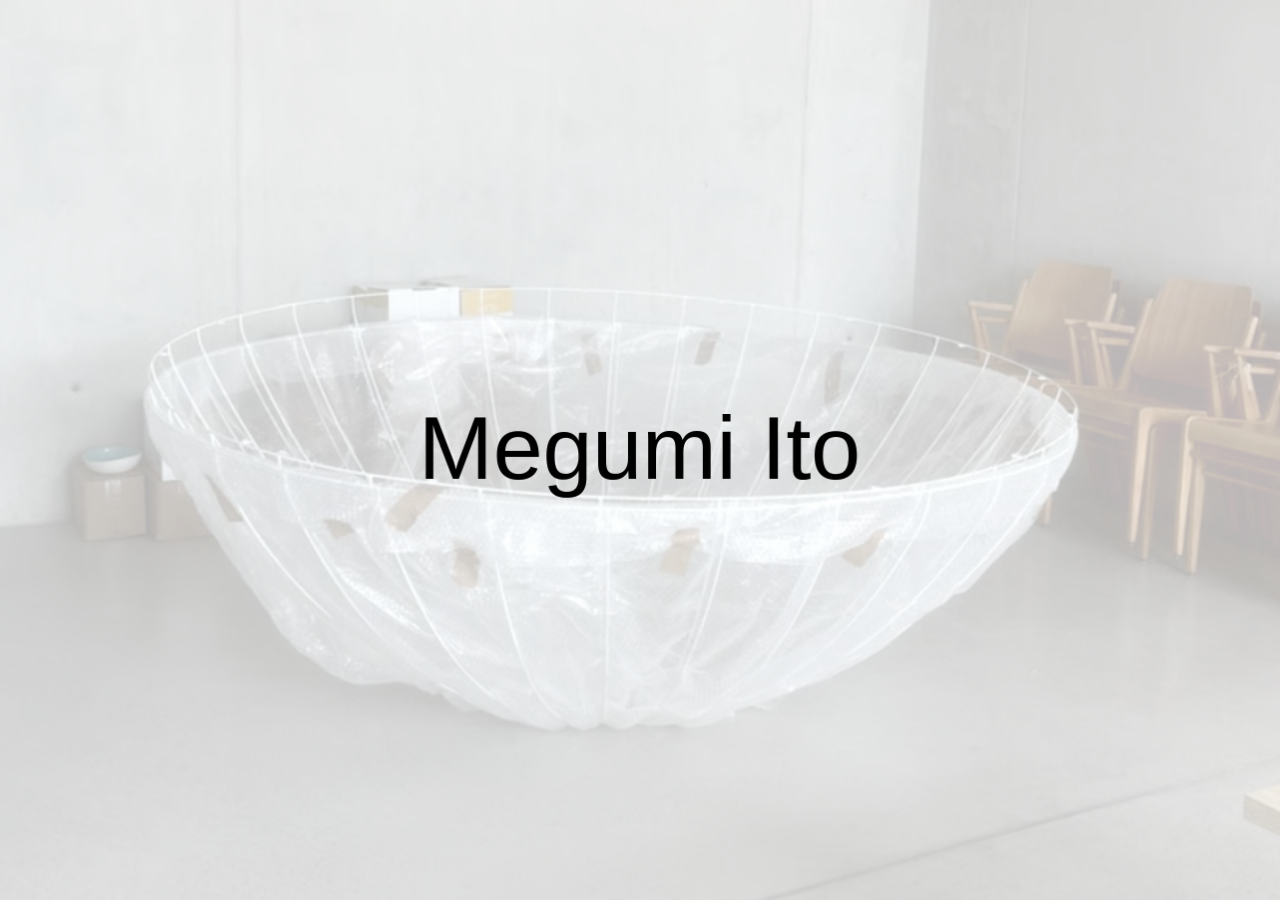
<file: index.html>
<!DOCTYPE html>
<html lang="en">
<head>
    <meta charset="UTF-8">
    <meta name="viewport" content="width=device-width, initial-scale=1.0">
    <title>Megumi Ito</title>
    <!-- Front door for GitHub Pages: sends visitors straight to the real home page. -->
    <meta http-equiv="refresh" content="0; url=code/main.html">
    <link rel="canonical" href="code/main.html">
    <script>
        window.location.replace("code/main.html");
    </script>
</head>
<body>
    <p><a href="code/main.html">Megumi Ito</a></p>
</body>
</html>
</file>
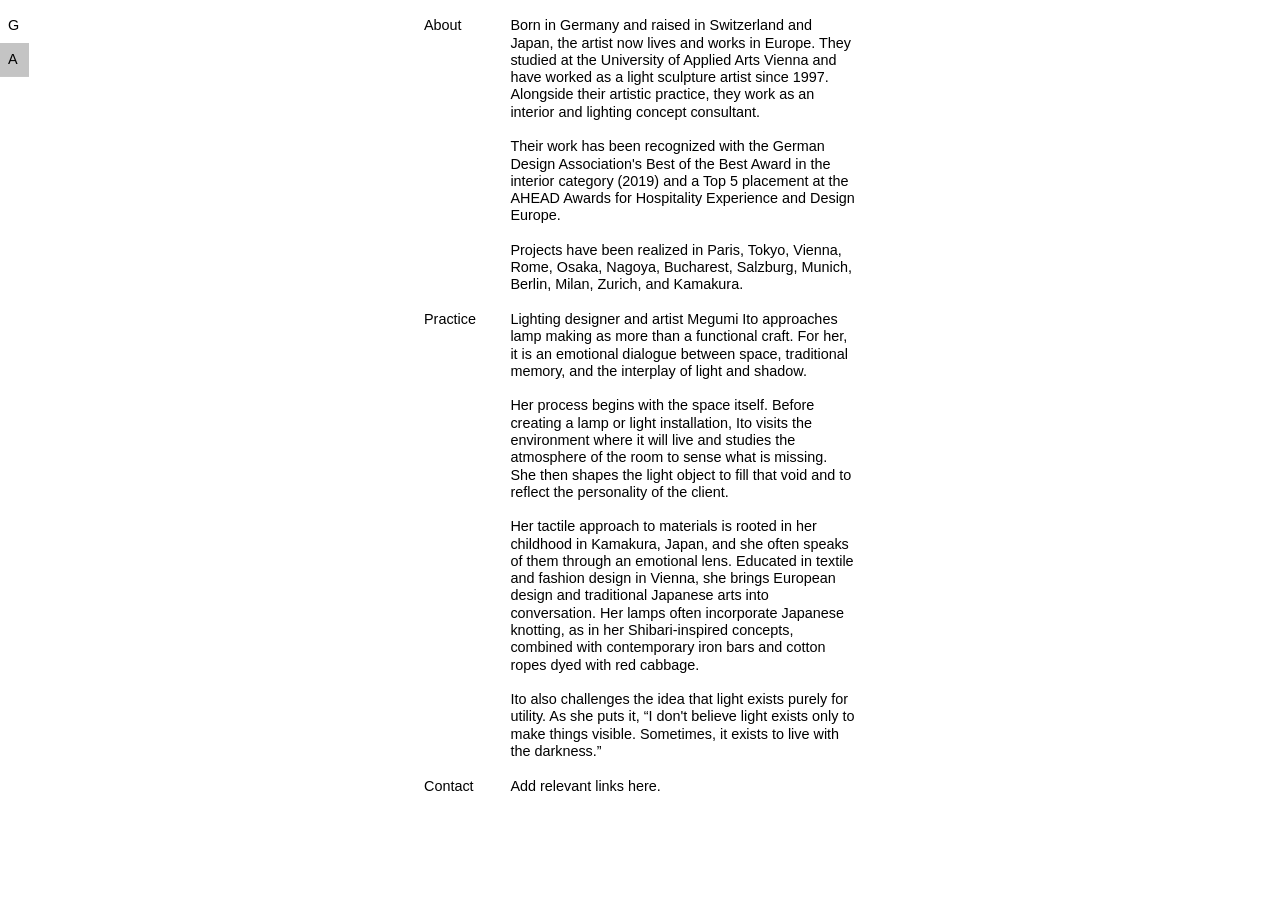
<file: code/about.html>
<!DOCTYPE html>
<html lang="en">
<head>
    <meta charset="UTF-8">
    <meta name="viewport" content="width=device-width, initial-scale=1.0">
    <title>About | Megumi Ito</title>
    <link rel="stylesheet" href="../style/beauty.css">
</head>
<body class="subpage about-page">
    <div class="middle-bar">
        <nav class="site-nav" aria-label="Main navigation">
            <a href="./main.html">Home</a>
            <a href="./projects.html">Projects</a>
            <a href="./gallery.html">Gallery</a>
            <a class="active" href="./about.html" aria-current="page">About</a>
        </nav>
    </div>
    <main class="page-content about-content">
        <div class="about-sections">
            <div class="about-row">
                <h2 class="about-label">About</h2>
                <div class="about-text">
                    <p>Born in Germany and raised in Switzerland and Japan, the artist now lives and works in Europe. They studied at the University of Applied Arts Vienna and have worked as a light sculpture artist since 1997. Alongside their artistic practice, they work as an interior and lighting concept consultant.</p>           
                    <p>Their work has been recognized with the German Design Association's Best of the Best Award in the interior category (2019) and a Top 5 placement at the AHEAD Awards for Hospitality Experience and Design Europe.</p>
                    <p>Projects have been realized in Paris, Tokyo, Vienna, Rome, Osaka, Nagoya, Bucharest, Salzburg, Munich, Berlin, Milan, Zurich, and Kamakura.</p>
                </div>
            </div>
            <div class="about-row">
                <h2 class="about-label">Practice</h2>
                <div class="about-text">
                    <p>Lighting designer and artist Megumi Ito approaches lamp making as more than a functional craft. For her, it is an emotional dialogue between space, traditional memory, and the interplay of light and shadow.</p>
                    <p>Her process begins with the space itself. Before creating a lamp or light installation, Ito visits the environment where it will live and studies the atmosphere of the room to sense what is missing. She then shapes the light object to fill that void and to reflect the personality of the client.</p>
                    <p>Her tactile approach to materials is rooted in her childhood in Kamakura, Japan, and she often speaks of them through an emotional lens. Educated in textile and fashion design in Vienna, she brings European design and traditional Japanese arts into conversation. Her lamps often incorporate Japanese knotting, as in her Shibari-inspired concepts, combined with contemporary iron bars and cotton ropes dyed with red cabbage.</p>
                    <p>Ito also challenges the idea that light exists purely for utility. As she puts it, “I don't believe light exists only to make things visible. Sometimes, it exists to live with the darkness.”</p>
                </div>
            </div>
            <div id="contact" class="about-row">
                <h2 class="about-label">Contact</h2>
                <div class="about-text">
                    <p>Add relevant links here.</p>
                </div>
            </div>
        </div>
    </main>

    <script src="../script/nav.js"></script>
    <script src="../script/click-sound.js"></script>
</body>
</html>
</file>
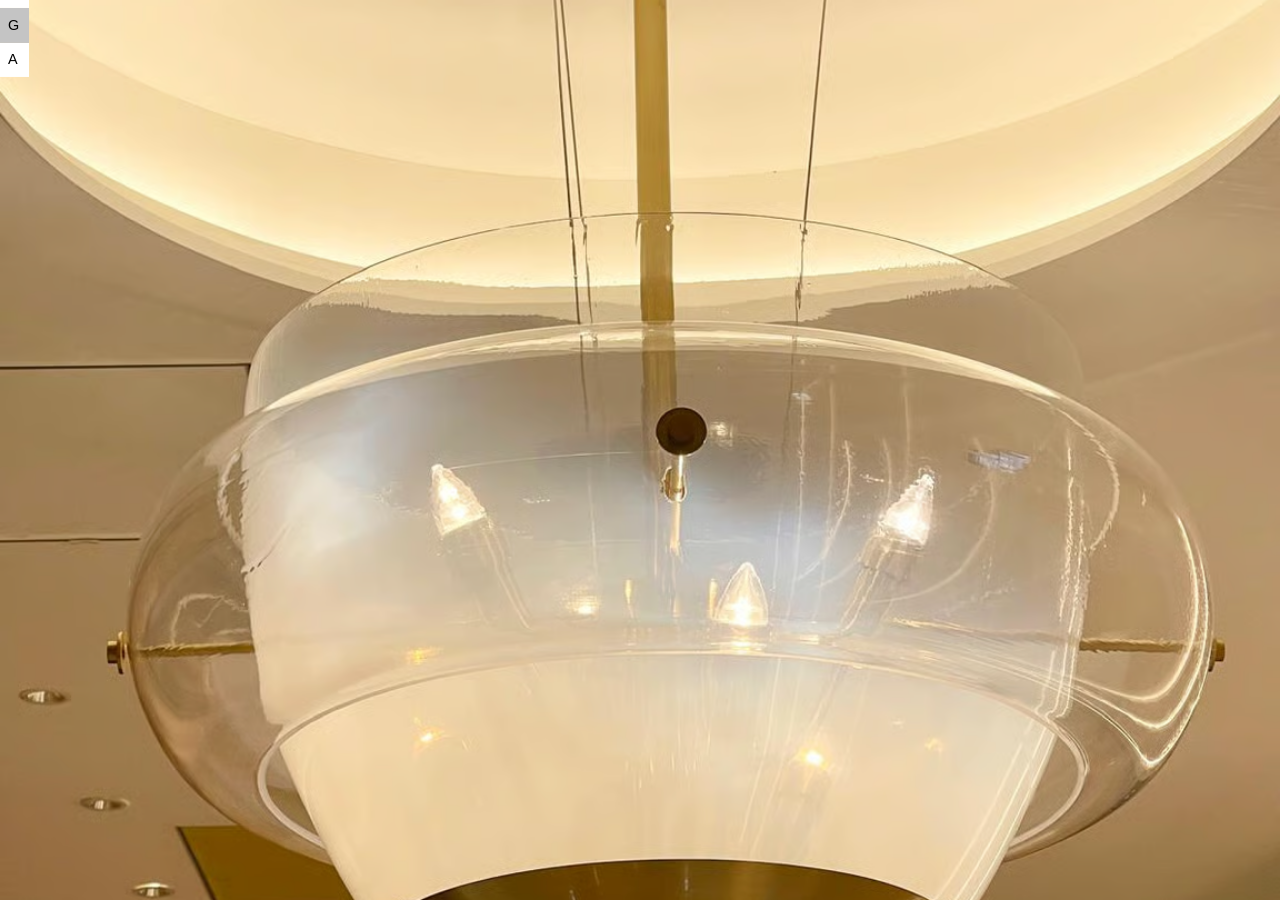
<file: code/gallery.html>
<!DOCTYPE html>
<html lang="en">
<head>
    <meta charset="UTF-8">
    <meta name="viewport" content="width=device-width, initial-scale=1.0">
    <title>Gallery | Megumi Ito</title>
    <link rel="stylesheet" href="../style/beauty.css">
</head>
<body class="subpage gallery-page">
    <div class="middle-bar">
        <nav class="site-nav" aria-label="Main navigation">
            <a href="./main.html">Home</a>
            <a href="./projects.html">Projects</a>
            <a class="active" href="./gallery.html" aria-current="page">Gallery</a>
            <a href="./about.html">About</a>
        </nav>
    </div>
    <main class="page-content gallery-content">
        <div class="image-grid" aria-label="Image gallery"> <!-- Creates the background image grid. -->
            <!-- Ordered from the lightest photo to the darkest (average brightness 0-255 in the comments). -->
            <img src="../images/final/Screenshot%202026-10-23%20at%2014.10.54.png" alt="Gallery image 1" data-title="Vestibül - Sculptural light meets architecture"> <!-- brightness 170 -->
            <img src="../images/final/cf5b7a26-b522-48e4-9db1-8999bc7261c7.jpg.avif" alt="Gallery image 2" data-title="Sacher - Timeless elegance through illumination"> <!-- brightness 160 -->
            <img src="../images/final/5b8403d8-5877-4886-ad22-3975bc2382e2.jpg.avif" alt="Gallery image 3" data-title="Newton in Paris - Light transforms spatial perception"> <!-- brightness 159 -->
            <img src="../images/final/274ac719-6ed9-4157-9a83-07de1e9dd408.jpg.avif" alt="Gallery image 4" data-title="Wajima Lacquerware Lamp - Traditional lacquer meets contemporary light"> <!-- brightness 157 -->
            <img src="../images/final/17fd0ef4-4cd9-40e0-9319-35e0664caf5b.png.avif" alt="Gallery image 5" data-title="Sacher - Timeless elegance through illumination"> <!-- brightness 145 -->
            <img src="../images/final/be253a09-65df-472b-b89b-e6f231e03481.jpg.avif" alt="Gallery image 6" data-title="A.E. Köchert - Elegant lighting meets craftsmanship"> <!-- brightness 144 -->
            <img src="../images/final/97604f13-cd06-4a70-b83a-eac5c2545ceb.jpg.avif" alt="Gallery image 7" data-title="Vestibül - Sculptural light meets architecture"> <!-- brightness 116 -->
            <img src="../images/final/89c314e6-73d5-4deb-a174-158a9219335c.jpg.avif" alt="Gallery image 8" data-title="Sacher Hotel - Atmospheric lighting shapes hospitality"> <!-- brightness 114 -->
            <img src="../images/final/659e9474-7481-43f9-92bf-37b4e84bff53.jpg.avif" alt="Gallery image 9" data-title="Shibari - Fragile washi meets tension"> <!-- brightness 111 -->
            <img src="../images/final/f8c3d6d8-c4a2-4fce-9b6e-5447e839034c.jpg.avif" alt="Gallery image 10" data-title="Nest - Woven rattan embraces light"> <!-- brightness 86 -->
            <img src="../images/final/031d2583-bf90-475e-acf0-90ec2601b57d.png.webp" alt="Gallery image 11" data-title="A.E. Köchert - Elegant lighting meets craftsmanship"> <!-- brightness 85 -->
            <img src="../images/final/23c5038d-e980-401e-b3f3-56b22cffc981.jpg.avif" alt="Gallery image 12" data-title="Nest - Woven rattan embraces light"> <!-- brightness 73 -->
            <img src="../images/final/026d1bd1-2324-4ce4-9bc2-231541145325.jpg.avif" alt="Gallery image 13" data-title="Vestibül - Sculptural light meets architecture"> <!-- brightness 61 -->
        </div>
        <section class="gallery-project-info" aria-live="polite">
            <div class="gallery-project-heading">
                <h1 class="gallery-project-title"></h1>
                <button class="gallery-project-toggle" type="button" aria-label="Show project description" aria-expanded="false">+</button>
            </div>
            <div class="gallery-project-description" aria-hidden="true">
                <p></p>
            </div>
        </section>
    </main>

    <script src="../script/gallery-rotation.js"></script>
    <script src="../script/controls.js"></script>
    <script src="../script/nav.js"></script>
    <script src="../script/click-sound.js"></script>
</body>
</html>
</file>
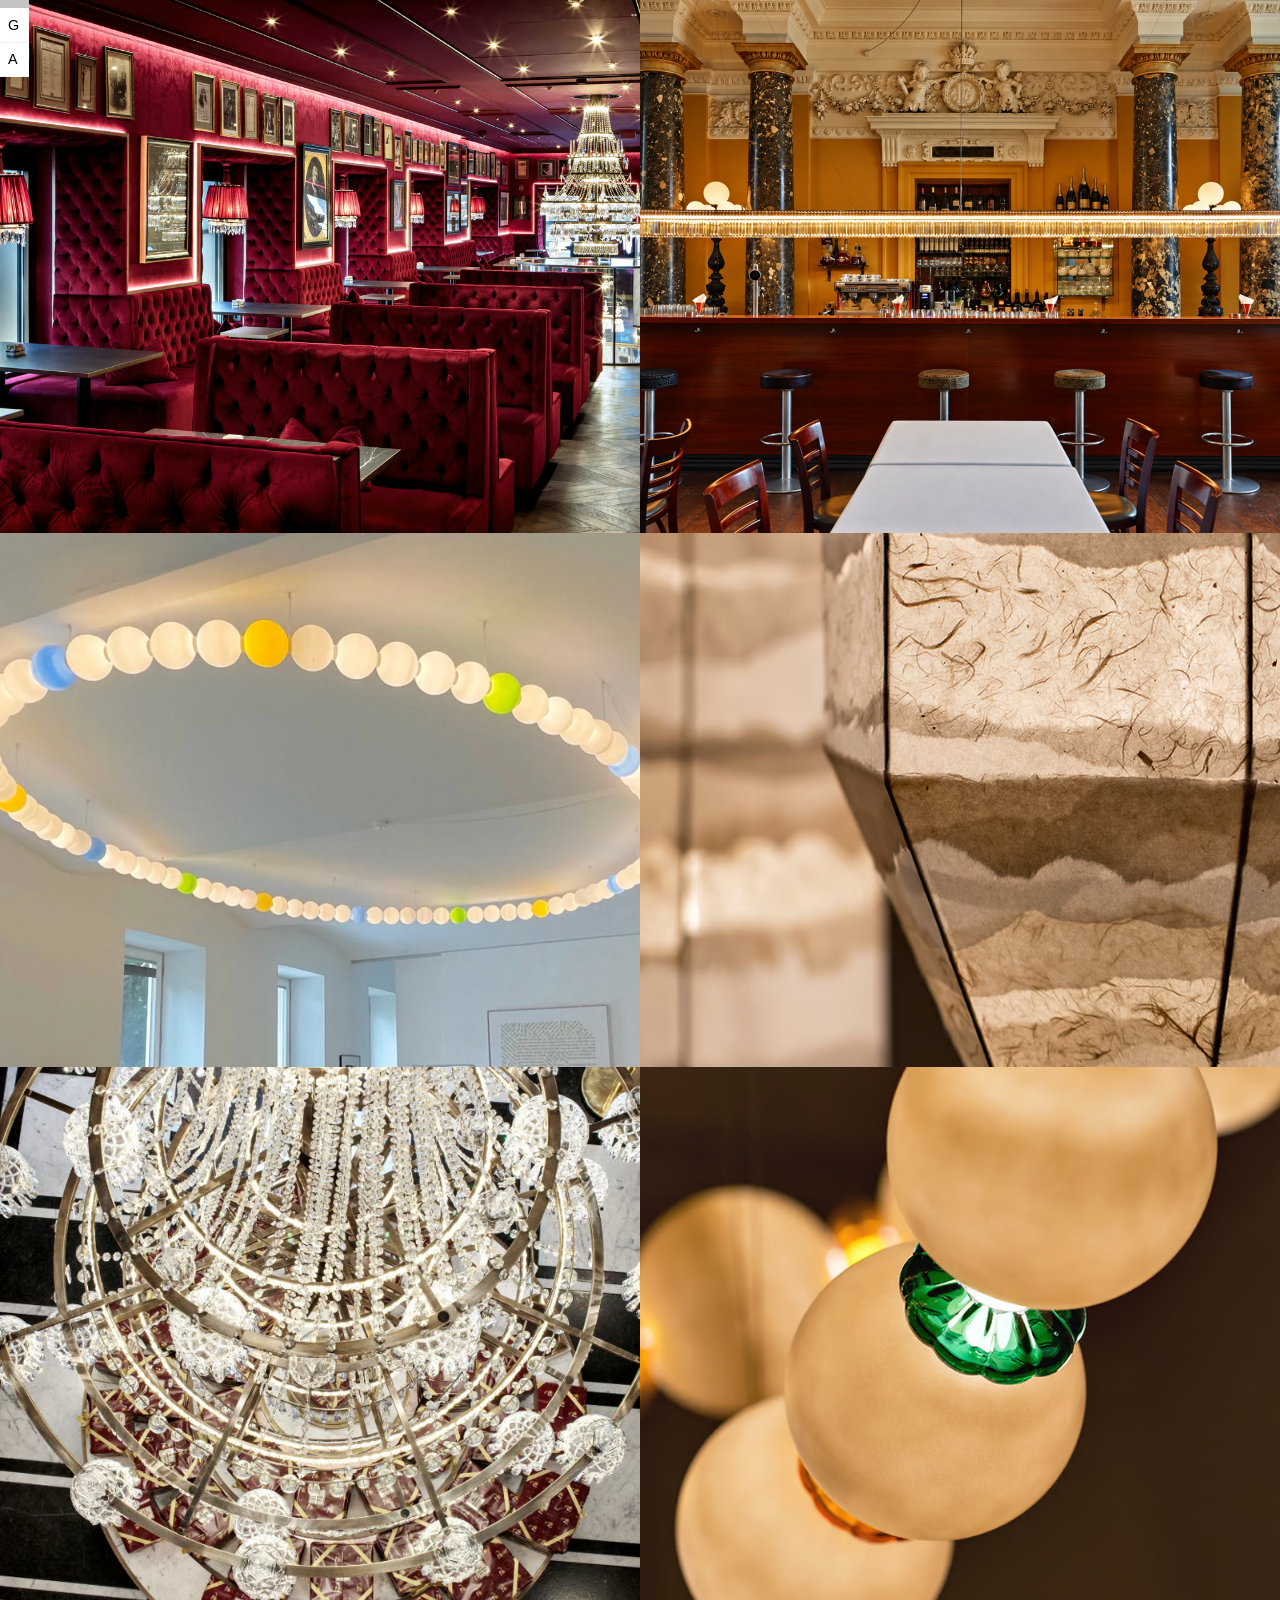
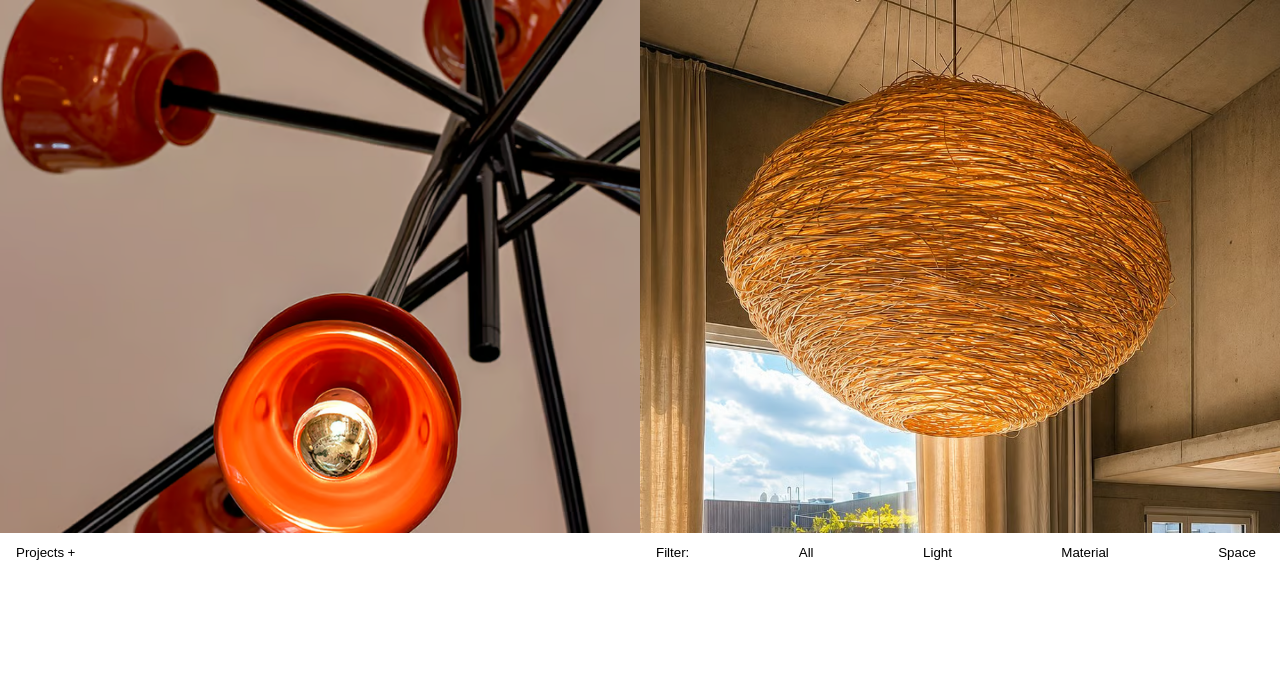
<file: code/projects.html>
<!DOCTYPE html>
<html lang="en">
<head>
    <meta charset="UTF-8">
    <meta name="viewport" content="width=device-width, initial-scale=1.0">
    <title>Projects | Megumi Ito</title>
    <link rel="stylesheet" href="../style/beauty.css">
</head>
<body class="subpage projects-page">
    <div class="middle-bar">
        <nav class="site-nav" aria-label="Main navigation">
            <a href="./main.html">Home</a>
            <a class="active" href="./projects.html" aria-current="page">Projects</a>
            <a href="./gallery.html">Gallery</a>
            <a href="./about.html">About</a>
        </nav>
    </div>
    <main class="page-content projects-content">
        <div class="projects-grid">
            <button class="project-card" type="button" data-project="pinto">
                <span class="project-card-caption">
                    <img class="project-card-sign" src="../images/signs/sign.svg" alt="" aria-hidden="true">
                    <span>Vestibül - Sculptural light meets architecture</span>
                </span>
                <span class="project-card-image">
                    <img src="../images/final/026d1bd1-2324-4ce4-9bc2-231541145325.jpg.avif" alt="Pinto X Megumi Ito project">
                </span>
            </button>
            <button class="project-card" type="button" data-project="pinto">
                <span class="project-card-caption">
                    <img class="project-card-sign" src="../images/signs/sign.svg" alt="" aria-hidden="true">
                    <span>A.E. Köchert - Elegant lighting meets craftsmanship</span>
                </span>
                <span class="project-card-image">
                    <img src="../images/final/031d2583-bf90-475e-acf0-90ec2601b57d.png.webp" alt="Pinto X Megumi Ito project">
                </span>
            </button>
            <button class="project-card" type="button" data-project="pinto">
                <span class="project-card-caption">
                    <img class="project-card-sign" src="../images/signs/sign.svg" alt="" aria-hidden="true">
                    <span>Sacher - Timeless elegance through illumination</span>
                </span>
                <span class="project-card-image">
                    <img src="../images/final/Screenshot 2026-10-23 at 14.10.54.png" alt="Pinto X Megumi Ito project">
                </span>
            </button>
            <button class="project-card" type="button" data-project="pinto">
                <span class="project-card-caption">
                    <img class="project-card-sign" src="../images/signs/sign.svg" alt="" aria-hidden="true">
                    <span>Nest - Woven rattan embraces light</span>
                </span>
                <span class="project-card-image">
                    <img src="../images/final/274ac719-6ed9-4157-9a83-07de1e9dd408.jpg.avif" alt="Pinto X Megumi Ito project">
                </span>
            </button>
            <button class="project-card" type="button" data-project="pinto">
                <span class="project-card-caption">
                    <img class="project-card-sign" src="../images/signs/sign.svg" alt="" aria-hidden="true">
                    <span>Wajima Lacquerware Lamp - Traditional lacquer meets contemporary light</span>
                </span>
                <span class="project-card-image">
                    <img src="../images/final/17fd0ef4-4cd9-40e0-9319-35e0664caf5b.png.avif" alt="Pinto X Megumi Ito project">
                </span>
            </button>
            <button class="project-card" type="button" data-project="pinto">
                <span class="project-card-caption">
                    <img class="project-card-sign" src="../images/signs/sign.svg" alt="" aria-hidden="true">
                    <span>Newton in Paris - Light transforms spatial perception</span>
                </span>
                <span class="project-card-image">
                    <img src="../images/final/659e9474-7481-43f9-92bf-37b4e84bff53.jpg.avif" alt="Pinto X Megumi Ito project">
                </span>
            </button>
            <button class="project-card" type="button" data-project="pinto">
                <span class="project-card-caption">
                    <img class="project-card-sign" src="../images/signs/sign.svg" alt="" aria-hidden="true">
                    <span>Shibari - Fragile washi meets tension</span>
                </span>
                <span class="project-card-image">
                    <img src="../images/final/89c314e6-73d5-4deb-a174-158a9219335c.jpg.avif" alt="Pinto X Megumi Ito project">
                </span>
            </button>
            <button class="project-card" type="button" data-project="pinto">
                <span class="project-card-caption">
                    <img class="project-card-sign" src="../images/signs/sign.svg" alt="" aria-hidden="true">
                    <span>Sacher Hotel - Atmospheric lighting shapes hospitality</span>
                </span>
                <span class="project-card-image">
                    <img src="../images/final/97604f13-cd06-4a70-b83a-eac5c2545ceb.jpg.avif" alt="Pinto X Megumi Ito project">
                </span>
            </button>
        </div>
        <!-- Bottom row: project list under the left column, filters under the right column. -->
        <div class="projects-bottom">
            <nav class="project-list" aria-label="Project list">
                <button class="project-list-toggle" type="button" aria-expanded="false" aria-controls="project-list-items">
                    Projects <span aria-hidden="true">+</span>
                </button>
                <div class="project-list-items" id="project-list-items" hidden>
                    <button class="project-list-item" type="button" data-project-title="Vestibül - Sculptural light meets architecture">Vestibül - Sculptural light meets architecture</button>
                    <button class="project-list-item" type="button" data-project-title="A.E. Köchert - Elegant lighting meets craftsmanship">A.E. Köchert - Elegant lighting meets craftsmanship</button>
                    <button class="project-list-item" type="button" data-project-title="Sacher - Timeless elegance through illumination">Sacher - Timeless elegance through illumination</button>
                    <button class="project-list-item" type="button" data-project-title="Nest - Woven rattan embraces light">Nest - Woven rattan embraces light</button>
                    <button class="project-list-item" type="button" data-project-title="Wajima Lacquerware Lamp - Traditional lacquer meets contemporary light">Wajima Lamp - Traditional meets contemporary light</button>
                    <button class="project-list-item" type="button" data-project-title="Newton in Paris - Light transforms spatial perception">Newton in Paris - Light transforms spatial perception</button>
                    <button class="project-list-item" type="button" data-project-title="Shibari - Fragile washi meets tension">Shibari - Fragile washi meets tension</button>
                    <button class="project-list-item" type="button" data-project-title="Sacher Hotel - Atmospheric lighting shapes hospitality">Sacher Hotel - Atmospheric lighting shapes hospitality</button>
                </div>
            </nav>
            <div class="project-filters" aria-label="Filter projects">
                <span class="project-filters-label">Filter:</span>
                <div class="project-filter-buttons" role="group" aria-label="Project filters">
                    <button class="project-filter is-active" type="button" data-filter="all" aria-pressed="true">All</button>
                    <button class="project-filter" type="button" data-filter="light" aria-pressed="false">Light</button>
                    <button class="project-filter" type="button" data-filter="material" aria-pressed="false">Material</button>
                    <button class="project-filter" type="button" data-filter="space" aria-pressed="false">Space</button>
                </div>
            </div>
        </div>
    </main>

    <!-- Project window (script/project-viewer.js). Layout: title on top, description left,
         image carousel in the middle with the next image faded behind it, details below. -->
    <dialog class="project-modal" aria-labelledby="project-modal-title">
        <div class="project-modal-content pm">
            <button class="project-modal-close" type="button" aria-label="Close project details"><span>Close</span></button>
            <h1 class="pm-title" id="project-modal-title"></h1>
            <div class="pm-description">
                <p>A project exploring the relationship between sculptural light, material, and the atmosphere of a space. A project exploring the relationship between sculptural light, material, and the atmosphere of a space. A project exploring the relationship between sculptural light, material, and the atmosphere of a space.</p>
            </div>
            <div class="pm-stage" aria-label="Project images">
                <img class="pm-slide" alt="">
                <img class="pm-slide" alt="">
                <img class="pm-slide" alt="">
            </div>
            <p class="pm-details">2400×300 — Tokyo — 2022 — Cedar, mirrored stainless steel</p>
        </div>
    </dialog>

    <script src="../script/controls.js"></script>
    <script src="../script/project-viewer.js"></script>
    <script src="../script/nav.js"></script>
    <script src="../script/click-sound.js"></script>
</body>
</html>
</file>
<file: style/beauty.css>
:root { /* Selects the root HTML element. */
    color-scheme: dark; /* Tells the browser the page uses a dark color scheme. */
    font-family: helvetica, sans-serif; /* Sets the default page font. */
} /* Ends the :root rule. */

* { /* Selects every element on the page. */
    box-sizing: border-box; /* Includes padding and borders in an element's size. */
} /* Ends the universal rule. */

body { /* Selects the page body. */
    min-height: 100vh; /* Makes the page at least one viewport high without adding extra empty height. */
    margin: 0; /* Removes the browser's default body margin. */
    background: var(--page-background, #ffffff); /* Sets the page background from the active color choice. */
    color: #000000; /* Sets the default text color to black. */
    font-family: helvetica, sans-serif; /* Sets the default font for the page. */
} /* Ends the body rule. */

.main-page { /* Selects the main page. */
    position: relative; /* Creates the stacking context for the fading background layer. */
    background-image: none; /* Keeps the background hidden while the bars are loading. */
} /* Ends the main-page rule. */

.main-page::before { /* Selects the fading main-page background layer. */
    position: fixed; /* Keeps the image fixed while the page scrolls. */
    inset: 0; /* Covers the entire viewport. */
    z-index: 0; /* Keeps the image behind the page content and bars. */
    background: url("../images/main%20page/firstpage.png") center top / auto 100vh no-repeat; /* Shows the complete image height without cropping it. */
    content: ""; /* Creates the background layer. */
    opacity: 0; /* Keeps the image hidden while loading. */
    transition: opacity 0.5s ease; /* Fades the image in smoothly after loading. */
    pointer-events: none; /* Keeps the decorative layer from blocking interaction. */
} /* Ends the main-page background layer. */

.main-page:not(.is-loading)::before { /* Selects the background after loading completes. */
    opacity: 1; /* Reveals the image with the fade transition. */
} /* Ends the loaded main-page background rule. */

.main-page > :not(.middle-bar):not(.bottom-bar) { /* Selects main-page content above the background. */
    position: relative; /* Allows content to sit above the fading layer. */
    z-index: 1; /* Places content above the background image. */
} /* Ends the loaded main-page rule. */

.middle-bar { /* Selects the permanent middle bar. */
    border: none;
    background: rgba(219, 219, 219, 0.85); /* Keeps the middle bar grey regardless of the page background. */
    box-shadow: var(--bar-shadow, none); /* Keeps the glow disabled until a glow option is selected. */
    position: fixed; /* Keeps the bar fixed while the page scrolls. */
    top: 50%; /* Places the bar's top edge halfway down the viewport. */
    left: 50%; /* Places the bar's left edge halfway across the viewport. */
    z-index: 20; /* Places the bar above elements with lower stacking order. */
    height: auto; /* Lets the bar fit its text and navigation. */
    width: max-content; /* Sizes the navigation to its stacked contents. */
    padding: 0.35rem; /* Keeps the bar thin while leaving room around its contents. */
    container-type: inline-size; /* Lets the text respond to the bar's width. */
    transform: translateY(-50%); /* Centers the stacked navigation vertically. */
    color: #fdfdfd; /* Makes the bar text white. */
    line-height: 1.2; /* Keeps the text compact inside the bar. */
    font-size: 0.9rem; /* Keeps the vertical navigation slightly larger. */
    display: flex; /* Places the title and navigation in one vertical group. */
    flex-direction: column;
    align-items: flex-start;
    justify-content: center;
    gap: 0.7rem;
    text-align: left;
} /* Ends the middle-bar rule. */

.middle-bar {
    display: flex;
    animation: none !important;
    top: 50%;
    left: 1rem;
    transform: translateY(-50%);
    background: transparent;
    color: #000000;
}

.subpage .middle-bar {
    animation: none !important;
    background: transparent;
}

.subpage .page-content {
    opacity: 1;
    visibility: visible;
    animation: none !important;
}

/* Keeps the homepage interface consistent across every page. */
body > .middle-bar {
    top: 0 !important;
    left: 0 !important;
    z-index: 20;
    width: 100% !important;
    min-height: 0 !important;
    padding: 0.5rem 1rem !important;
    transform: none !important;
    background: transparent !important;
    color: #000000 !important;
    display: block !important;
}

body > .middle-bar .site-title {
    position: fixed !important;
    top: 0.5rem !important;
    left: 50% !important;
    color: #000000 !important;
    font-size: 0.9rem !important;
    transform: translateX(-50%) !important;
}

body > .middle-bar .site-nav {
    position: fixed !important;
    top: 50% !important;
    left: 1rem !important;
    display: flex !important;
    flex-direction: column !important;
    gap: calc(0.4rem + 10px) !important;
    transform: translateY(-50%) !important;
}

body > .middle-bar .site-nav a,
body > .middle-bar .site-nav a.active,
body > .middle-bar .site-nav a[aria-current="page"] {
    width: calc(7.2rem + 1rem);
    margin-left: -1rem;
    padding: 0.15rem 0 0.15rem 1rem;
    color: #000000 !important;
    background: rgba(255, 255, 255, 0.32);
    font-size: 0.9rem !important;
    text-decoration: none !important;
}

body > .middle-bar .site-nav a.active {
    text-decoration: none !important;
}

body > .middle-bar .site-nav a.active,
body > .middle-bar .site-nav a[aria-current="page"] {
    background: rgba(255, 255, 255, 0.32) !important;
}

body > .site-contact {
    position: fixed !important;
    bottom: 0.5rem !important;
    left: 50% !important;
    z-index: 9999 !important;
    color: #000000 !important;
    font-size: 0.9rem !important;
    text-decoration: none;
    transform: translateX(-50%) !important;
}

body.main-page > .site-contact,
body.main-page > .site-contact:hover,
body.main-page > .site-contact:focus,
body.main-page > .site-contact:focus-visible {
    z-index: 9999 !important;
    color: #000000 !important;
}

body.main-page > a.main-contact {
    position: fixed !important;
    bottom: 0.5rem !important;
    left: 50% !important;
    transform: translateX(-50%) !important;
}

body.main-page .middle-bar .site-title {
    position: fixed;
    top: 0.5rem;
    left: 50%;
    transform: translateX(-50%);
}

body.main-page .middle-bar .site-nav {
    position: fixed;
    top: 50%;
    left: 1rem;
    display: flex;
    transform: translateY(-50%);
}

body.main-page > a.main-contact {
    position: fixed;
    bottom: 0.5rem;
    left: 50%;
    font-size: 0.9rem;
    transform: translateX(-50%);
}

body.main-page .middle-bar .site-title {
    position: fixed;
    top: 0.5rem;
    left: 50%;
    transform: translateX(-50%);
}

body.main-page .middle-bar .site-nav {
    position: fixed;
    top: 50%;
    left: 1rem;
    display: flex;
    transform: translateY(-50%);
}

body.main-page > a.main-contact {
    position: fixed;
    bottom: 0.5rem;
    left: 50%;
    transform: translateX(-50%);
}

/* Homepage layout */
.main-page {
    overflow: hidden;
    background: #ffffff;
}

.main-page::before {
    background-size: cover;
    background-position: center;
    opacity: 1;
}

.main-page::after {
    position: fixed;
    inset: 0;
    z-index: 1;
    background: rgba(255, 255, 255, 0.3); /* White veil over the home photo: lower = clearer photo. */
    content: "";
    pointer-events: none;
}

.main-page .middle-bar {
    top: 0;
    left: 0;
    z-index: 20;
    width: 100%;
    padding: 0.5rem 1rem;
    transform: none;
    background: transparent;
    color: #000000;
    display: block;
    text-align: left;
}

.main-page .site-title {
    position: absolute;
    top: 0.5rem;
    left: 50%;
    transform: translateX(-50%);
}

.main-page .site-nav {
    position: fixed;
    top: 50%;
    left: 1rem;
    display: flex;
    flex-direction: column;
    gap: 0.4rem;
    transform: translateY(-50%);
}

.main-page .site-nav a {
    width: 7.2rem;
    padding: 0.15rem 0;
    color: #000000;
    background: rgba(255, 255, 255, 0.32);
}

.main-page .site-nav a:hover,
.main-page .site-nav a:focus-visible,
.main-page .site-nav a[aria-current="page"] {
    color: #000000;
    background: rgba(255, 255, 255, 0.62);
}

body.main-page > .main-contact {
    position: fixed;
    bottom: 0.5rem;
    left: 50%;
    z-index: 20;
    color: #000000;
    text-decoration: none;
    transform: translateX(-50%);
}

.main-contact:hover,
.main-contact:focus-visible,
body.main-page > .site-contact:hover,
body.main-page > .site-contact:focus-visible {
    color: #000000 !important;
}

.projects-page .site-nav a,
.gallery-page .site-nav a,
.projects-page .site-nav a:hover,
.projects-page .site-nav a:focus-visible,
.projects-page .site-nav a.active,
.gallery-page .site-nav a:hover,
.gallery-page .site-nav a:focus-visible,
.gallery-page .site-nav a.active {
    color: #ffffff;
}

.projects-page .site-nav a.active,
.gallery-page .site-nav a.active {
    text-decoration: underline;
    text-underline-offset: 0.15em;
}

.about-page .middle-bar {
    background: transparent;
}

.subpage .bottom-bar {
    animation: none !important;
    opacity: 1;
}

.projects-page .middle-bar,
.gallery-page .middle-bar {
    top: 50%;
    left: 1rem;
    width: 12rem;
    height: 100vh;
    min-height: 0;
    padding: 0;
    background: rgba(0, 0, 0, 0.72);
    color: #ffffff;
    transform: translateY(-50%);
}

.projects-page .middle-bar .site-title,
.gallery-page .middle-bar .site-title,
.projects-page .site-nav a,
.gallery-page .site-nav a {
    color: #ffffff;
    opacity: 1;
}

.bottom-bar { /* Selects the permanent bottom bar. */
    position: fixed; /* Keeps the bar in the same viewport position while scrolling. */
    bottom: 0; /* Aligns the bar flush with the bottom edge. */
    left: 0; /* Aligns the bar with the left edge. */
    z-index: 20; /* Places the bar above the page content. */
    width: min(100%); /* Gives the bottom bar the same width as the middle bar. */
    min-height: 2.2rem; /* Gives the controls room while matching the middle bar's compact scale. */
    padding: 0.35rem; /* Uses the same inner spacing as the middle bar. */
    background: rgba(219, 219, 219, 0.85); /* Keeps the bottom bar grey regardless of the page background. */
    box-shadow: var(--bar-shadow, none); /* Keeps the glow disabled until a glow option is selected. */
    color: #000000; /* Keeps the controls readable. */
    display: flex; /* Places the control groups in one bar. */
    align-items: center; /* Centers controls vertically. */
    justify-content: center; /* Centers controls horizontally. */
    flex-wrap: wrap; /* Allows controls to fit on narrow screens. */
    gap: 0.75rem; /* Separates the control groups. */
    font-size: 0.8rem; /* Matches the middle bar text size. */
    opacity: 1; /* Keeps the controls visible after loading. */
    transition: opacity 0.5s ease; /* Reveals the controls smoothly when loading ends. */
} /* Ends the bottom-bar rule. */

.bottom-bar:not(.home-bottom-bar) { /* Selects the control bar on the inner pages. */
    justify-content: space-between; /* Places the first control group left and the second right. */
    padding-right: 50px; /* Keeps the glow controls 50px from the right edge. */
    padding-left: 50px; /* Keeps the background controls 50px from the left edge. */
} /* Ends the split control bar rule. */

.home-bottom-bar { /* Selects the loading-only bottom bar on the home gallery. */
    height: 1.66rem; /* Matches the middle bar's text, line-height, and vertical padding. */
    min-height: 0; /* Overrides the control bar's minimum height. */
    padding: 0.35rem; /* Matches the middle bar's inner spacing. */
} /* Ends the home bottom-bar rule. */

.home-bottom-bar .loading-fill { /* Selects the home bottom loading fill. */
    position: absolute; /* Fills the fixed bottom bar. */
    inset: 0; /* Covers the complete bottom bar. */
    width: 0; /* Starts empty before loading begins. */
    background: rgba(219, 219, 219, 0.85); /* Matches the middle loading bar color. */
} /* Ends the home bottom loading-fill rule. */

.bar-controls { /* Selects one group of bottom-bar controls. */
    display: flex; /* Places a label and its buttons in one row. */
    align-items: center; /* Centers the label and buttons vertically. */
    gap: 0.35rem; /* Separates the label from its buttons. */
} /* Ends the bar-controls rule. */

.bar-controls-label { /* Selects a bottom-bar control label. */
    margin-right: 0.15rem; /* Adds a small gap before the buttons. */
} /* Ends the bar-controls-label rule. */

.bar-control { /* Selects an individual color button. */
    width: 1rem; /* Keeps each color choice compact. */
    height: 1rem; /* Keeps each color choice square. */
    padding: 0; /* Removes the browser's default button spacing. */
    border: 0; /* Removes the browser button border around each color choice. */
    border-radius: 50%; /* Makes each color choice a circular swatch. */
    background: var(--swatch-color); /* Shows the color represented by the button. */
    cursor: pointer; /* Indicates that the swatch can be activated. */
    box-shadow: none; /* Removes the browser button shadow. */
    appearance: none; /* Removes default platform-specific button styling. */
} /* Ends the bar-control rule. */

.bar-control[aria-pressed="true"] { /* Selects the active color button. */
    border: 1px solid #000000; /* Gives the active swatch a black outline. */
    outline: none; /* Keeps the active swatch free of an outer circle. */
} /* Ends the active bar-control rule. */

.subpage .middle-bar { /* Selects the bar on the inner pages. */
    animation: navigation-bar-to-left 3s ease forwards;
    background: rgba(219, 219, 219, 0.85);
    color: #ffffff;
} /* Ends the loaded subpage middle-bar rule. */

.subpage .bottom-bar { /* Selects the bottom bar on the inner pages. */
    animation: reveal-bottom-bar 3s ease forwards; /* Reveals the bottom bar after the middle-bar animation. */
} /* Ends the subpage bottom-bar rule. */

.subpage .page-content { /* Selects inner-page content during the bar movement. */
    opacity: 0; /* Keeps page information hidden while the bar moves to the top. */
    padding-top: 2rem; /* Keeps the content from being covered by the bar while it moves. */
    visibility: hidden; /* Prevents hidden content from being perceived before the reveal. */
    animation: reveal-subpage-content 0.5s ease 3s forwards; /* Reveals content after the bar reaches its final position. */
} /* Ends the subpage content rule. */

html.no-bar-animation .subpage .middle-bar { /* Selects inner pages reached from another inner page. */
    animation: none;
    top: 50%;
    left: 1rem;
    background: transparent;
    color: #000000;
    transform: translateY(-50%);
} /* Ends the no-animation inner-page rule. */

html.no-bar-animation .subpage .bottom-bar { /* Selects the bottom bar after direct inner-page navigation. */
    animation: none; /* Prevents a second animation between inner pages. */
} /* Ends the no-animation bottom-bar rule. */

html.no-bar-animation .subpage .page-content { /* Selects content when the bar is already at the top. */
    opacity: 1; /* Keeps content visible during inner-page navigation. */
    visibility: visible; /* Makes the content immediately available. */
    animation: none; /* Prevents the reveal animation from replaying. */
} /* Ends the no-animation content rule. */

@keyframes navigation-bar-to-left {
    0% {
        top: 50%;
        left: 50%;
        transform: translate(-50%, -50%);
        background: rgba(219, 219, 219, 0.85);
    }
    100% {
        top: 50%;
        left: 1rem;
        background: transparent;
        color: #000000;
        transform: translateY(-50%);
    }
}

@keyframes reveal-bottom-bar { /* Defines the inner-page bottom-bar reveal. */
    from {
        opacity: 0; /* Starts hidden with the middle bar. */
    }
    to {
        opacity: 1; /* Finishes fully visible. */
    }
} /* Ends the bottom-bar reveal animation. */

@keyframes reveal-subpage-content { /* Defines the inner-page content reveal. */
    from {
        opacity: 0; /* Starts with the content hidden. */
        visibility: hidden; /* Keeps the content unavailable during movement. */
    }
    to {
        opacity: 1; /* Finishes with the content visible. */
        visibility: visible; /* Makes the content available after movement. */
    }
} /* Ends the content reveal animation. */

.loading-fill { /* Selects the element that visually fills the loading bar. */
    position: absolute; /* Positions the fill relative to the middle bar. */
    inset: 0; /* Stretches the fill to all four edges of the middle bar. */
    z-index: 0; /* Places the fill behind the title and navigation. */
    width: 0; /* Starts the fill at zero width before JavaScript begins. */
    background: rgba(219, 219, 219, 0.5); /* Gives the loading fill a 50% transparent gray color. */
    backdrop-filter: blur(20px); /* Blurs content visible behind the bar. */
} /* Ends the loading-fill rule. */

.middle-bar > :not(.loading-fill) { /* Selects the title and navigation, but not the loading fill. */
    position: relative; /* Allows these elements to use a stacking order. */
    z-index: 1; /* Places the title and navigation above the loading fill. */
    opacity: 1; /* Makes the title and navigation visible after loading. */
    transition: opacity 0.5s ease; /* Fades the title and navigation smoothly. */
    pointer-events: auto; /* Keeps the links clickable after they appear. */
} /* Ends the middle-bar child rule. */

.is-loading .middle-bar > :not(.loading-fill) { /* Selects the title and navigation while loading. */
    opacity: 0; /* Hides the title and navigation until loading finishes. */
} /* Ends the loading content rule. */

.is-loading .middle-bar { /* Selects the middle bar while the page is loading. */
    pointer-events: none; /* Prevents links from being clicked during loading. */
    background: transparent; /* Lets the animated fill define the bar while loading. */
} /* Ends the loading middle-bar rule. */

.is-loading .bottom-bar:not(.home-bottom-bar) { /* Selects appearance controls while the page is loading. */
    opacity: 0; /* Hides controls until the middle bar finishes loading. */
    pointer-events: none; /* Prevents hidden controls from being activated. */
} /* Ends the loading bottom-bar rule. */

.is-loading .image-grid { /* Selects the homepage images while the bar is loading. */
    visibility: hidden; /* Keeps the images from appearing before loading finishes. */
} /* Ends the loading image-grid rule. */

.is-loading .loading-fill { /* Selects the fill while the page is loading. */
    width: 100%; /* Provides the fill element with the full available bar width. */
    background: rgba(219, 219, 219, 0.85); /* Keeps the loading progress grey. */
} /* Ends the loading-fill state rule. */

.middle-bar .site-title { /* Selects the Megumi Ito title link. */
    color: #000000; /* Sets the title text color to black. */
    white-space: nowrap; /* Keeps the site title on one line. */
    flex-shrink: 0; /* Prevents the title from narrowing and wrapping. */
} /* Ends the site-title rule. */

.middle-bar .site-title {
    cursor: default;
} /* Keeps the non-clickable site title neutral on hover. */

.subpage .site-nav a.active { /* Selects the active inner-page navigation link. */
    color: #b3b3b3; /* Makes the active link light grey. */
} /* Ends the active inner-page link rule. */

.middle-bar a { /* Selects all links inside the middle bar. */
    color: inherit; /* Makes links use the color inherited from the middle bar. */
    text-decoration: none; /* Removes the default link underline. */
} /* Ends the middle-bar link rule. */

.site-nav a { /* Selects navigation links on every page. */
    color: #000000; /* Keeps non-active navigation links black. */
} /* Ends the navigation link color rule. */

.site-nav { /* Selects the navigation container. */
    display: contents; /* Lets links share the vertical bar with the site title. */
}

.site-nav a {
    display: block;
    gap: 1rem; /* Adds space between navigation links. */
} /* Ends the site-nav rule. */

.site-nav a:nth-child(1) { order: 1; }
.site-nav a:nth-child(2) { order: 2; }
.middle-bar .site-title { order: 3; }
.site-nav a:nth-child(3) { order: 4; }
.site-nav a:nth-child(4) { order: 5; }

.site-nav a:hover, /* Selects navigation links when the pointer is over them. */
.site-nav a:focus-visible { /* Selects navigation links focused by keyboard navigation. */
    color: #b3b3b3; /* Gives interactive links the active light-grey color. */
} /* Ends the navigation interaction rule. */

.site-nav a.active { /* Selects the link for the current page. */
    color: #b3b3b3; /* Gives the current page link a distinct light grey color. */
} /* Ends the active-link rule. */

.page-content { /* Selects the content area on standalone pages. */
    min-height: 100vh; /* Makes the page fill the viewport. */
    padding: 5rem 1.5rem; /* Adds space around the page content. */
} /* Ends the page-content rule. */

.about-content { /* Selects the About page content. */
    max-width: 800px; /* Keeps the three sections readable on wide screens. */
    margin: 0 auto; /* Centers the About page content. */
    font-size: 0.8rem; /* Keeps the About page text compact. */
} /* Ends the About content rule. */

.about-sections { /* Selects the stacked About sections. */
    display: grid; /* Stacks the three section rows vertically. */
    gap: 3rem; /* Separates each row from the next. */
    margin-top: 1rem; /* Separates the sections from the introduction. */
} /* Ends the About sections rule. */

.about-row { /* Selects one two-column About section. */
    display: grid; /* Places the two columns side by side. */
    grid-template-columns: 6rem minmax(0, 1fr); /* Gives every row the same narrow first-column width. */
    gap: 0.75rem; /* Keeps the shared column gap compact. */
} /* Ends the About row rule. */

.about-label { /* Selects the label in each About row. */
    font-size: inherit; /* Keeps section headings the same size as the surrounding text. */
    font-weight: 400; /* Prevents headings from appearing larger or heavier than the body text. */
    margin: 0; /* Removes the heading's default spacing. */
} /* Ends the About label rule. */

.about-text { /* Selects the text in the right About column. */
    min-width: 0; /* Allows long text to fit within the available column width. */
} /* Ends the About text rule. */

.about-text p { /* Selects paragraphs in the right About column. */
    margin-top: 0; /* Aligns the text with the label at the top of the row. */
} /* Ends the About text paragraph rule. */

.projects-content { /* Selects the Projects page content. */
    max-width: none; /* Lets the project grid reach the viewport edges. */
    width: 100%; /* Uses the full available page width. */
    margin: 0 auto; /* Centers the project grid. */
    padding: 0; /* Keeps the project page flush with the viewport edges. */
    font-size: 1.5rem; /* Makes project titles prominent. */
} /* Ends the Projects content rule. */

.subpage .projects-content {
    padding-top: 0;
}

.project-filters {
    display: flex;
    align-items: baseline;
    gap: 1rem;
    margin: 1rem;
    font-size: 0.8rem;
}

.project-filter-buttons {
    display: flex;
    gap: 1rem;
}

.project-filter {
    padding: 0;
    border: 0;
    background: transparent;
    color: inherit;
    font: inherit;
    cursor: pointer;
}

.project-filter:hover,
.project-filter:focus-visible,
.project-filter.is-active {
    text-decoration: underline;
}

.projects-intro {
    display: block;
    margin: 0 1rem 2rem;
}

.projects-intro h1 {
    margin: 0;
    font-size: 0.75rem;
    font-weight: 400;
}

.projects-intro-text p {
    max-width: 20rem;
    margin: 0.5rem 0 0;
    font-size: 0.75rem;
}

.projects-intro-text p + p {
    margin-top: 1rem;
    text-indent: 2rem;
}

.projects-grid { /* Selects the project card grid. */
    display: grid; /* Arranges project cards in a responsive grid. */
    grid-template-columns: repeat(2, minmax(0, 1fr)); /* Keeps exactly two projects beside each other. */
    align-items: start; /* Aligns each project to the top of its grid row. */
    gap: 0; /* Places project cards directly beside and below each other. */
} /* Ends the Projects grid rule. */

.project-list {
    margin: 3rem 1rem;
}

.project-list-toggle {
    display: flex;
    align-items: center;
    gap: 0.5rem;
    padding: 0;
    border: 0;
    background: transparent;
    color: inherit;
    font: inherit;
    font-size: 0.8rem;
    text-align: left;
    cursor: pointer;
}

.project-list-toggle:hover {
    text-decoration: underline;
}

.project-list-items {
    display: grid;
    align-items: start;
    font-size: 0.8rem; /* Matches the site's compact navigation text. */
    grid-template-columns: repeat(2, minmax(0, 1fr));
    gap: 0.25rem 1rem;
    margin-top: 1rem;
    padding-bottom: 1rem;
}

.project-list-items[hidden] {
    display: none;
}

.project-list-item {
    display: block;
    align-self: start;
    width: 100%;
    padding: 0;
    border: 0;
    background: transparent;
    color: inherit;
    font: inherit;
    line-height: 1.2;
    text-align: left;
    cursor: pointer;
}

.project-list-item:hover,
.project-list-item:focus-visible {
    text-decoration: underline;
}

.project-card { /* Selects a project card. */
    position: relative; /* Anchors the hover caption over the image. */
    padding: 0; /* Lets the project image use the full card width. */
    border: 0; /* Removes the browser button border. */
    background: transparent; /* Keeps the card visually minimal. */
    color: inherit; /* Uses the page text color. */
    text-align: left; /* Aligns the project caption with the image. */
    cursor: pointer; /* Indicates that the card opens project details. */
} /* Ends the project-card rule. */

.project-card-image { /* Selects the image area of a project card. */
    display: block; /* Makes the image area fill the card width. */
    aspect-ratio: 6 / 5; /* Gives every project thumbnail the requested portrait proportions. */
    overflow: hidden; /* Keeps image hover effects inside the card. */
} /* Ends the project-card-image rule. */

.project-card img { /* Selects the project card image. */
    display: block; /* Removes inline image spacing. */
    width: 100%; /* Fills the card width. */
    height: 100%; /* Fills the fixed-size image area. */
    object-fit: cover; /* Keeps every thumbnail aligned while cropping excess image area. */
} /* Ends the project-card image rule. */

.project-card-caption { /* Selects the project name row. */
    display: flex; /* Places the sign and name beside one another. */
    align-items: center; /* Aligns the sign and name vertically. */
    justify-content: center; /* Centers the project title over the image. */
    position: absolute; /* Places the caption over the project image. */
    inset: 0; /* Lets the caption cover the complete image area. */
    gap: 0.4rem; /* Adds a small gap after the sign. */
    padding: 1rem; /* Gives the hover caption comfortable inset spacing. */
    background: rgba(0, 0, 0, 0.45); /* Keeps the caption readable over the image. */
    color: #ffffff; /* Contrasts the caption against the image. */
    text-align: center; /* Centers the project title text. */
    opacity: 0; /* Hides names until the card is hovered or focused. */
    transition: opacity 0.2s ease; /* Reveals names smoothly. */
} /* Ends the project-card-caption rule. */

.project-card:hover .project-card-caption,
.project-card:focus-visible .project-card-caption {
    opacity: 1;
}

.project-card img.project-card-sign { /* Selects the compact project sign instead of the card image. */
    display: none; /* Removes the decorative sign before the project title. */
    flex: 0 0 1.3em; /* Keeps the sign proportional beside the caption text. */
    width: 1.3em; /* Scales the sign with the caption font size. */
    height: 1.3em; /* Keeps the sign square and proportional. */
    border-radius: 0; /* Prevents the shared image styling from rounding the sign. */
    object-fit: contain; /* Keeps the complete custom sign visible. */
} /* Ends the project-card-sign rule. */

.project-modal { /* Selects the project detail window. */
    width: 100vw; /* Makes the window fill the viewport horizontally. */
    max-width: none; /* Allows the full viewport width. */
    height: 100vh; /* Makes the window fill the viewport vertically. */
    max-height: none; /* Allows the full viewport height. */
    margin: 0; /* Removes the browser's default dialog margin. */
    padding: 0; /* Lets the modal content control its spacing. */
    border: 0; /* Removes the default dialog border. */
    background: rgba(255, 255, 255, 0.96); /* Keeps the detail window readable. */
    color: #000000; /* Makes modal text readable. */
} /* Ends the project-modal rule. */

.project-modal::backdrop { /* Selects the area behind the project window. */
    background: rgba(0, 0, 0, 0.6); /* Separates the project window from the page. */
} /* Ends the project-modal backdrop rule. */

.project-modal-content { /* Selects the content inside the project window. */
    position: relative; /* Anchors the close button. */
    min-height: 100%; /* Fills the full-screen project window. */
    padding: 1rem 2rem; /* Keeps the window content clear of the viewport edges. */
} /* Ends the project-modal-content rule. */

.project-modal-layout {
    position: absolute;
    top: 50%;
    right: 0;
    left: 0;
    display: grid;
    grid-template-columns: 28% 72%;
    grid-template-areas: "info gallery";
    align-items: stretch;
    transform: translateY(-50%);
}

.project-modal-info {
    grid-area: info;
    display: flex;
    flex-direction: column;
    justify-content: center;
    align-self: stretch;
    min-width: 0;
    padding: 0 3.25vw;
}

.project-modal-gallery {
    grid-area: gallery;
    min-width: 0;
}

.project-modal-title {
    width: min(57vw, 100%);
    margin: 1rem auto 0;
    font-size: 1.35rem;
    font-weight: 400;
    line-height: 1.1;
    text-align: center;
    padding-bottom: 1rem;
}

.project-modal-close { /* Selects the project window close button. */
    position: absolute; /* Places the close control in the top corner. */
    top: 1rem; /* Offsets the close control from the top. */
    right: 1rem; /* Places the close control in the top-right corner. */
    display: inline-flex;
    align-items: baseline;
    gap: 0.25rem;
    padding: 0;
    z-index: 2; /* Keeps the close control above the viewer. */
    border: 0; /* Removes the browser button border. */
    background: transparent; /* Keeps the close control minimal. */
    color: inherit; /* Uses the modal text color. */
    font-size: 0.8rem; /* Matches the site's compact navigation text. */
    cursor: pointer; /* Indicates that the window can be closed. */
} /* Ends the project-modal-close rule. */

.project-modal-close::after {
    content: "×";
    font-size: 1.15rem;
    line-height: 1;
    position: relative;
    top: 0.08em;
}

.project-modal-close span {
    position: static;
}

.project-modal-close:hover,
.project-modal-close:focus-visible {
    text-decoration: none;
    border-bottom: 1px solid currentColor;
}

.project-modal-description { /* Selects the project description. */
    width: 100%;
    align-self: center;
    margin: 0;
    padding: 0;
    font-size: 1rem;
    line-height: 1.08;
}

.project-modal-description p {
    margin: 0;
}

@media (max-width: 1142px) {
    .project-modal-layout {
        position: static;
        display: flex;
        flex-direction: column;
        transform: none;
    }

    .project-modal-gallery {
        order: 1;
    }

    .project-modal-info {
        order: 2;
        display: block;
        padding: 0;
    }

    .project-modal-description {
        position: static;
        width: min(78vw, 42rem);
        margin: 0 auto 1rem;
        font-size: 0.8rem;
        text-align: left;
    }

    .project-modal-details {
        width: min(78vw, 42rem);
        margin: 1rem auto 0;
    }
}

.project-viewer { /* Selects the project image viewer. */
    position: relative; /* Anchors the side navigation areas. */
    display: flex; /* Centers the current project image. */
    align-items: flex-start; /* Keeps every carousel image aligned to the viewer's top edge. */
    justify-content: center;
    width: 100%;
    margin: 0;
    overflow: visible;
    min-height: 0; /* Allows the viewer to fit inside the modal. */
} /* Ends the project-viewer rule. */

.project-viewer-track {
    display: block;
    width: min(57vw, 100%);
    height: min(69vh, 42rem);
}

.project-viewer-image { /* Selects the current project image. */
    width: 100%;
    height: min(69vh, 42rem);
    border-radius: 0;
    object-fit: contain;
    cursor: pointer;
} /* Ends the project-viewer-image rule. */



.project-modal-details {
    width: 100%;
    margin: 1rem 0 0;
    font-size: 0.8rem;
    line-height: 1.2;
}

.project-viewer-side { /* Selects each clickable half of the viewer. */
    position: absolute; /* Places each control over one side of the image. */
    top: 0; /* Covers the full viewer height. */
    bottom: 0; /* Covers the full viewer height. */
    width: 50%; /* Makes each side clickable. */
    z-index: 1; /* Keeps controls above the image. */
    border: 0; /* Removes the browser button border. */
    background: transparent; /* Keeps the navigation areas invisible. */
    cursor: pointer; /* Indicates that each side changes the image. */
} /* Ends the project-viewer-side rule. */

.project-viewer-previous { /* Selects the left navigation area. */
    left: 0; /* Makes the left half go backward. */
} /* Ends the previous viewer rule. */

.project-viewer-next { /* Selects the right navigation area. */
    right: 0; /* Makes the right half go forward. */
} /* Ends the next viewer rule. */

.content { /* Selects the main page content. */
    width: 100%; /* Allows the image grid to use the full page width. */
    margin: 0px; /* Removes default outer spacing around the content. */
    padding: 0px; /* Adds a small gap around the image grid. */
} /* Ends the content rule. */

.gallery-content {
    width: 100vw;
    max-width: none;
    height: 100vh;
    margin: 0;
    padding: 0;
}

.subpage .gallery-content {
    padding-top: 0;
}

.image-grid {
    position: relative;
    width: 100%;
    height: 100%;
    overflow: hidden;
    cursor: pointer;
}

.image-grid img {
    position: absolute;
    inset: 0;
    display: none;
    width: 100%;
    height: 100%;
    object-fit: cover;
}

.image-grid.is-paused {
    cursor: default;
}

.image-grid img.is-current {
    display: block;
}

.gallery-project-info {
    position: fixed;
    left: 50%;
    bottom: 50px;
    z-index: 19;
    width: 250px;
    padding: 0.35rem;
    padding-top: 0.5rem;
    padding-left: 0.5rem;
    background: rgba(219, 219, 219, 0.85);
    color: #fdfdfd;
    font-size: 0.8rem;
    opacity: 0;
    visibility: hidden;
    transform: translate(-50%, calc(100% + 50px));
    transition: opacity 0.35s ease, transform 0.35s ease, visibility 0s linear 0.35s;
}

.gallery-project-info.is-visible {
    opacity: 1;
    visibility: visible;
    transform: translate(-50%, 0);
    transition-delay: 0s;
}

.gallery-project-heading {
    display: flex;
    align-items: center;
    justify-content: space-between;
    gap: 1rem;
}

.gallery-project-title {
    margin: 0;
    font-size: inherit;
    font-weight: 400;
}

.gallery-project-toggle {
    padding: 0;
    border: 0;
    background: transparent;
    color: inherit;
    font-size: 1.15rem;
    line-height: 1;
    cursor: pointer;
}

.gallery-project-description {
    max-height: 0;
    overflow: hidden;
    max-width: 42rem;
    padding-top: 0.35rem;
    font-size: inherit;
    transition: max-height 0.35s ease;
}

.gallery-project-info.is-expanded .gallery-project-description {
    max-height: 8rem;
}

.gallery-project-description p {
    margin: 0;
}

@media (max-width: 700px) {
    .projects-grid {
        grid-template-columns: 1fr;
    }
}

@media (max-width: 714px) { /* Moves the information below the title when its column would be under 200px wide. */
    .image-grid { /* Selects the gallery on smaller screens. */
        column-count: 2; /* Changes to two vertical masonry columns on small screens. */
    } /* Ends the small-screen grid rule. */

    .project-modal-layout {
        position: static;
        display: flex;
        flex-direction: column;
        transform: none;
    }

    .project-modal-close {
        right: 50%;
        padding: 10px;
        transform: translateX(50%);
    }

    .project-modal-gallery {
        order: 1;
    }

    .project-modal-info {
        order: 2;
        display: block;
        padding: 0;
    }

    .project-modal-description {
        position: static;
        width: min(78vw, 42rem);
        margin: 0 auto 1rem;
        padding-right: 0;
        font-size: 0.8rem;
        text-align: left;
    }

    .project-modal-title {
        width: 78vw;
        margin: 1rem auto 0;
        font-size: 1.1rem;
        text-align: center;
    }

    .project-viewer {
        width: 100%;
        margin: 0;
    }

    .project-viewer-track {
        width: 78vw;
        height: 55vh;
    }

    .project-modal-details {
        position: static;
        width: min(78vw, 42rem);
        margin: 1rem auto 0;
        text-align: center;
    }

    .project-viewer-image {
        width: 78vw;
        height: 55vh;
    }

    .gallery-project-info {
        width: min(250px, calc(100vw - 100px));
    }
} /* Ends the small-screen media query. */

.subpage .middle-bar,
.subpage .bottom-bar {
    animation: none !important;
}

.middle-bar,
.projects-page .middle-bar,
.gallery-page .middle-bar {
    top: 50%;
    left: 1rem;
    width: max-content;
    height: auto;
    min-height: 0;
    padding: 0.35rem;
    transform: translateY(-50%);
}

.projects-page .middle-bar,
.gallery-page .middle-bar {
    background: transparent;
}

.subpage:not(.projects-page):not(.gallery-page) .middle-bar {
    background: transparent !important;
}

.subpage .page-content {
    opacity: 1;
    visibility: visible;
    animation: none !important;
}

/* ===== About page layout (matches the About mockup) ===== */

/* Centred block: a narrow label column and a reading column, same size as the menu. */
body.about-page .about-content {
    width: 30em;
    max-width: none;
    margin: 0 auto;
    padding: 1.2em 0 4em;
    font-size: 0.9rem;
    line-height: 1.2;
}

body.about-page .about-sections {
    gap: 1.2em; /* One empty line between sections. */
    margin-top: 0;
}

body.about-page .about-row {
    grid-template-columns: 6em minmax(0, 1fr);
    gap: 0;
}


/* Paragraphs run on without gaps; every paragraph after the first is indented. */
body.about-page .about-text p {
    margin: 0;
    text-align: left;
    hyphens: auto;
    -webkit-hyphens: auto;
}

/* An empty line between paragraphs (no indent). */
body.about-page .about-text p + p {
    margin-top: 1.2em;
}

/* Narrow screens: keep the text clear of the fixed menu on the left. */
@media (max-width: 760px) {
    /* The labels stay in their own column beside the text at every width. */
    /* The menu is now just a narrow strip of letters (H P G A), so the text only needs to clear that. */
    body.about-page .about-content {
        width: auto;
        margin: 0 1rem 0 3rem;
    }

    body.about-page .about-row {
        grid-template-columns: 5em minmax(0, 1fr);
    }
}

/* ===== Site menu (same on every page) =====
   `body[class]` gives these rules enough weight to beat the older page-specific menu rules above.
   script/nav.js sets each box's width while it types the word out (H -> Home), so the widths
   here are only a fallback for when JavaScript is off. */

/* The boxes touch each other (one continuous strip); taller boxes keep the same spacing between words. */
body[class] > .middle-bar .site-nav {
    gap: 0 !important;
}

/* Every item gets a box: white for the other pages, grey for the current page.
   The box is drawn by ::before *behind* the word, so the sliding grey box
   can pass between the white boxes and the words. */
body[class] > .middle-bar .site-nav a,
body[class] > .middle-bar .site-nav a:hover,
body[class] > .middle-bar .site-nav a:focus-visible {
    /* The menu sits 1rem from the left edge: pull the box back by that much so it touches the edge. */
    position: relative;
    order: 0; /* Keep page order; the old nth-child order rules would reshuffle when the slide box is added. */
    width: calc(1rem + 5em);
    margin-left: -1rem;
    padding: 0.6em 0 0.6em 0.55em;
    overflow: hidden;
    background: transparent !important;
    font-size: 0.9rem !important;
    white-space: nowrap;
    text-decoration: none !important;
    transition: width 55ms linear; /* Smooths each letter step while typing. */
}

body[class] > .middle-bar .site-nav a::before {
    position: absolute;
    inset: 0;
    z-index: -1;
    background: #ffffff;
    content: "";
}

body[class] > .middle-bar .site-nav a.active::before,
body[class] > .middle-bar .site-nav a[aria-current="page"]::before {
    background: #c4c4c4;
}

/* While the grey box slides, every item shows its white box underneath it. */
body[class] > .middle-bar .site-nav.nav-sliding a::before {
    background: #ffffff;
}

/* The sliding grey box: sits above the white boxes but below the words. */
.site-nav .nav-highlight {
    position: absolute;
    background: #c4c4c4;
    pointer-events: none;
}

/* ===== Projects page bottom row (matches the Projects mockups) =====
   Left half, under the left image column: "Projects +" with its list.
   Right half, under the right image column: "Filter:" and the four filters spread to the edge.
   Everything wraps instead of overflowing, so nothing overlaps at any window width. */
.projects-bottom {
    display: grid;
    grid-template-columns: minmax(0, 1fr) minmax(0, 1fr);
    align-items: start;
    padding: 0.7rem 0 8rem;
    font-size: var(--project-name-size); /* Same size as the project names on the photos. */
    line-height: 1.2;
}

.projects-bottom .project-list {
    display: flex;
    align-items: flex-start;
    min-width: 0;
    margin: 0;
    padding: 0 1rem;
}

.projects-bottom .project-list-toggle {
    flex: 0 0 auto;
    min-width: 6.3vw; /* The list starts at the same spot whether it's open or closed. */
    padding-right: 1em; /* Never touches the list, even when the window is narrow. */
    gap: 0.25em;
    font-size: inherit;
    white-space: nowrap;
}

/* Up to two columns, filled top to bottom (first four left, next four right).
   On wide screens it matches the mockup (37vw); when the half gets narrow the titles wrap,
   and below ~2 x 13em it drops to one column. */
.projects-bottom .project-list-items {
    display: block;
    flex: 1 1 auto;
    min-width: 0;
    max-width: 37vw;
    margin: 0;
    padding: 0 1em 0 0;
    columns: 2 13em;
    column-gap: 1.5em;
    font-size: inherit;
}

.projects-bottom .project-list-items[hidden] {
    display: none;
}

.projects-bottom .project-list-item {
    margin-bottom: 1.13em;
    break-inside: avoid;
}

.projects-bottom .project-list-item[hidden] {
    display: none;
}

/* Filter row: label and the four filters spread evenly up to the right edge. */
.projects-bottom .project-filters {
    display: flex;
    flex-wrap: wrap;
    justify-content: space-between;
    align-items: baseline;
    gap: 0.5em 1.5em;
    min-width: 0;
    margin: 0;
    padding: 0 1.5rem 0 1rem;
    font-size: inherit;
}

.projects-bottom .project-filter-buttons {
    display: contents;
}

.projects-bottom .project-filter.is-active {
    text-decoration: none;
}

.projects-bottom .project-filter:hover,
.projects-bottom .project-filter:focus-visible {
    text-decoration: underline;
}

/* Phones: the images are one column, so the two halves stack too, with the filters on top. */
@media (max-width: 700px) {
    .projects-bottom {
        grid-template-columns: minmax(0, 1fr);
        gap: 1.5rem;
        padding-bottom: 1.5rem; /* Less empty space under the list on phones. */
    }

    .projects-bottom .project-filters {
        order: -1;
    }

    .projects-bottom .project-list-toggle {
        min-width: 0;
        padding-right: 1.5rem;
    }

    .projects-bottom .project-list-items {
        max-width: none;
        padding-right: 0;
        columns: 1;
    }

    .projects-bottom .project-list-item {
        margin-bottom: 0.6em;
    }
}

/* ===== Project window (matches the project mockup) =====
   Title centred on top, description on the left, the image carousel in the middle with the
   next image smaller, faded and blurred behind it on the right, details centred below.
   The close button keeps its own styles (.project-modal-close above). */
.project-modal-content.pm {
    position: relative;
    height: 100%;
    min-height: 0;
    padding: 0;
    overflow: hidden;
    font-size: 0.9rem;
    line-height: 1.2;
}

.pm-title {
    position: absolute;
    top: 1rem; /* Same top as the close button. */
    left: 50%;
    width: max(20vw, 15rem); /* Narrow, so longer titles wrap onto two lines like the mockup. */
    margin: 0;
    transform: translateX(-50%);
    font-size: 1.35rem;
    font-weight: 400;
    line-height: 1.2;
    text-align: center;
}

.pm-title em {
    font-style: italic;
}

.pm-description {
    position: absolute;
    top: var(--pm-center, 50%); /* Same middle line as the image (set by project-viewer.js). */
    left: 3.25vw;
    width: 14.5vw;
    transform: translateY(-50%);
    hyphens: auto;
    -webkit-hyphens: auto;
}

.pm-description p {
    margin: 0;
}

.pm-details {
    position: absolute;
    bottom: 8vh;
    left: 50%;
    margin: 0;
    transform: translateX(-50%);
    white-space: nowrap;
}

/* The stage is the size and place of the main image; the other slides are positioned from it. */
.pm-stage {
    --pm-next-x: 23.8vw; /* How far right the image behind sits. */
    --pm-next-scale: 0.735; /* How much smaller the image behind is. */
    position: absolute;
    /* Centred between the bottom of the title and the top of the details line
       (project-viewer.js measures both and sets --pm-center). */
    top: var(--pm-center, 50%);
    left: 50%;
    width: 57vw;
    height: 69vh;
    transform: translate(-50%, -50%);
}

.pm-slide {
    position: absolute;
    inset: 0;
    width: 100%;
    height: 100%;
    object-fit: cover;
    cursor: pointer;
    transition:
        transform 0.9s cubic-bezier(0.65, 0, 0.35, 1),
        opacity 0.9s ease,
        filter 0.9s ease;
}

/* Front image. */
.pm-slide.is-main {
    z-index: 2;
    transform: none;
    opacity: 1;
    filter: none;
}

/* Image behind, on the right: smaller, faded and blurred. */
.pm-slide.is-next {
    z-index: 1;
    transform: translateX(var(--pm-next-x)) scale(var(--pm-next-scale));
    opacity: 0.45;
    filter: blur(2px);
}

/* Waiting further back, invisible, ready to become the image behind. */
.pm-slide.is-waiting {
    z-index: 0;
    transform: translateX(calc(var(--pm-next-x) + 8vw)) scale(0.6);
    opacity: 0;
    filter: blur(4px);
    pointer-events: none;
}

/* The old front image disappears at once (no fade, no slide) as the next one moves in. */
.pm-slide.is-leaving {
    z-index: 0;
    opacity: 0;
    pointer-events: none;
    transition: none;
}

/* Moving a slide back to the waiting spot happens instantly (no animation). */
.pm-slide.no-transition {
    transition: none;
}

/* Narrow windows: everything under each other — title, image, description, details. */
@media (max-width: 900px) {
    .project-modal-content.pm {
        display: flex;
        flex-direction: column;
        gap: 1.5rem;
        height: auto;
        min-height: 100%;
        /* Top padding leaves the same space (1.5rem) under the close button as between title and image. */
        padding: 4.9rem 1.25rem 2rem;
        overflow: visible;
    }

    .pm-title,
    .pm-description,
    .pm-details,
    .pm-stage {
        position: relative;
        top: auto;
        bottom: auto;
        left: auto;
        transform: none;
    }

    .pm-title {
        width: 100%;
        font-size: 1.15rem;
    }

    .pm-stage {
        order: 1;
        width: 100%;
        height: auto;
        aspect-ratio: 4 / 3;
        overflow: hidden;
    }

    .pm-title { order: 0; }
    .pm-description { order: 2; width: 100%; max-width: 32rem; }
    .pm-details { order: 3; white-space: normal; }

    /* No room beside the image: the image behind stays hidden, the slide still runs. */
    .pm-slide.is-next {
        opacity: 0;
        transform: translateX(30%);
    }
}

/* ===== Projects page on touchscreens =====
   There is no hover on a touchscreen, so the project names are always shown on the photos,
   each in a see-through grey box (instead of darkening the whole photo). */
@media (hover: none) {
    .project-card .project-card-caption {
        opacity: 1;
        background: transparent;
    }

    .project-card .project-card-caption span {
        padding: 0.3em 0.6em;
        background: rgba(230, 230, 230, 0.7);
        color: #000000;
        line-height: 1.25;
    }
}

/* One text size for the project names on the photos and the bottom row (filters, Projects +). */
:root {
    --project-name-size: 0.8333rem;
}

.project-card-caption {
    font-size: var(--project-name-size);
}

/* Gallery pop-up: same look as the project names on the Projects page
   (light see-through grey, black text, same text size), with even space all around the text. */
.gallery-project-info {
    padding: 0.7em 0.8em;
    background: rgba(230, 230, 230, 0.7);
    color: #000000;
    font-size: var(--project-name-size);
    line-height: 1.25;
}

/* Title and + share the first line; the + lines up with the title's first line. */
.gallery-project-info .gallery-project-heading {
    align-items: flex-start;
    gap: 0.8em;
}

.gallery-project-info .gallery-project-toggle {
    flex: 0 0 auto;
    font-size: 1.1em;
    line-height: 1.15;
}

/* Closed: the description takes no space, so the space under the title equals the space above it. */
.gallery-project-info .gallery-project-description {
    padding-top: 0;
    transition: max-height 0.35s ease, padding-top 0.35s ease;
}

.gallery-project-info.is-expanded .gallery-project-description {
    padding-top: 0.6em;
}

/* The whole Gallery text box can be clicked to open or close the description. */
.gallery-project-info {
    cursor: pointer;
}
</file>
